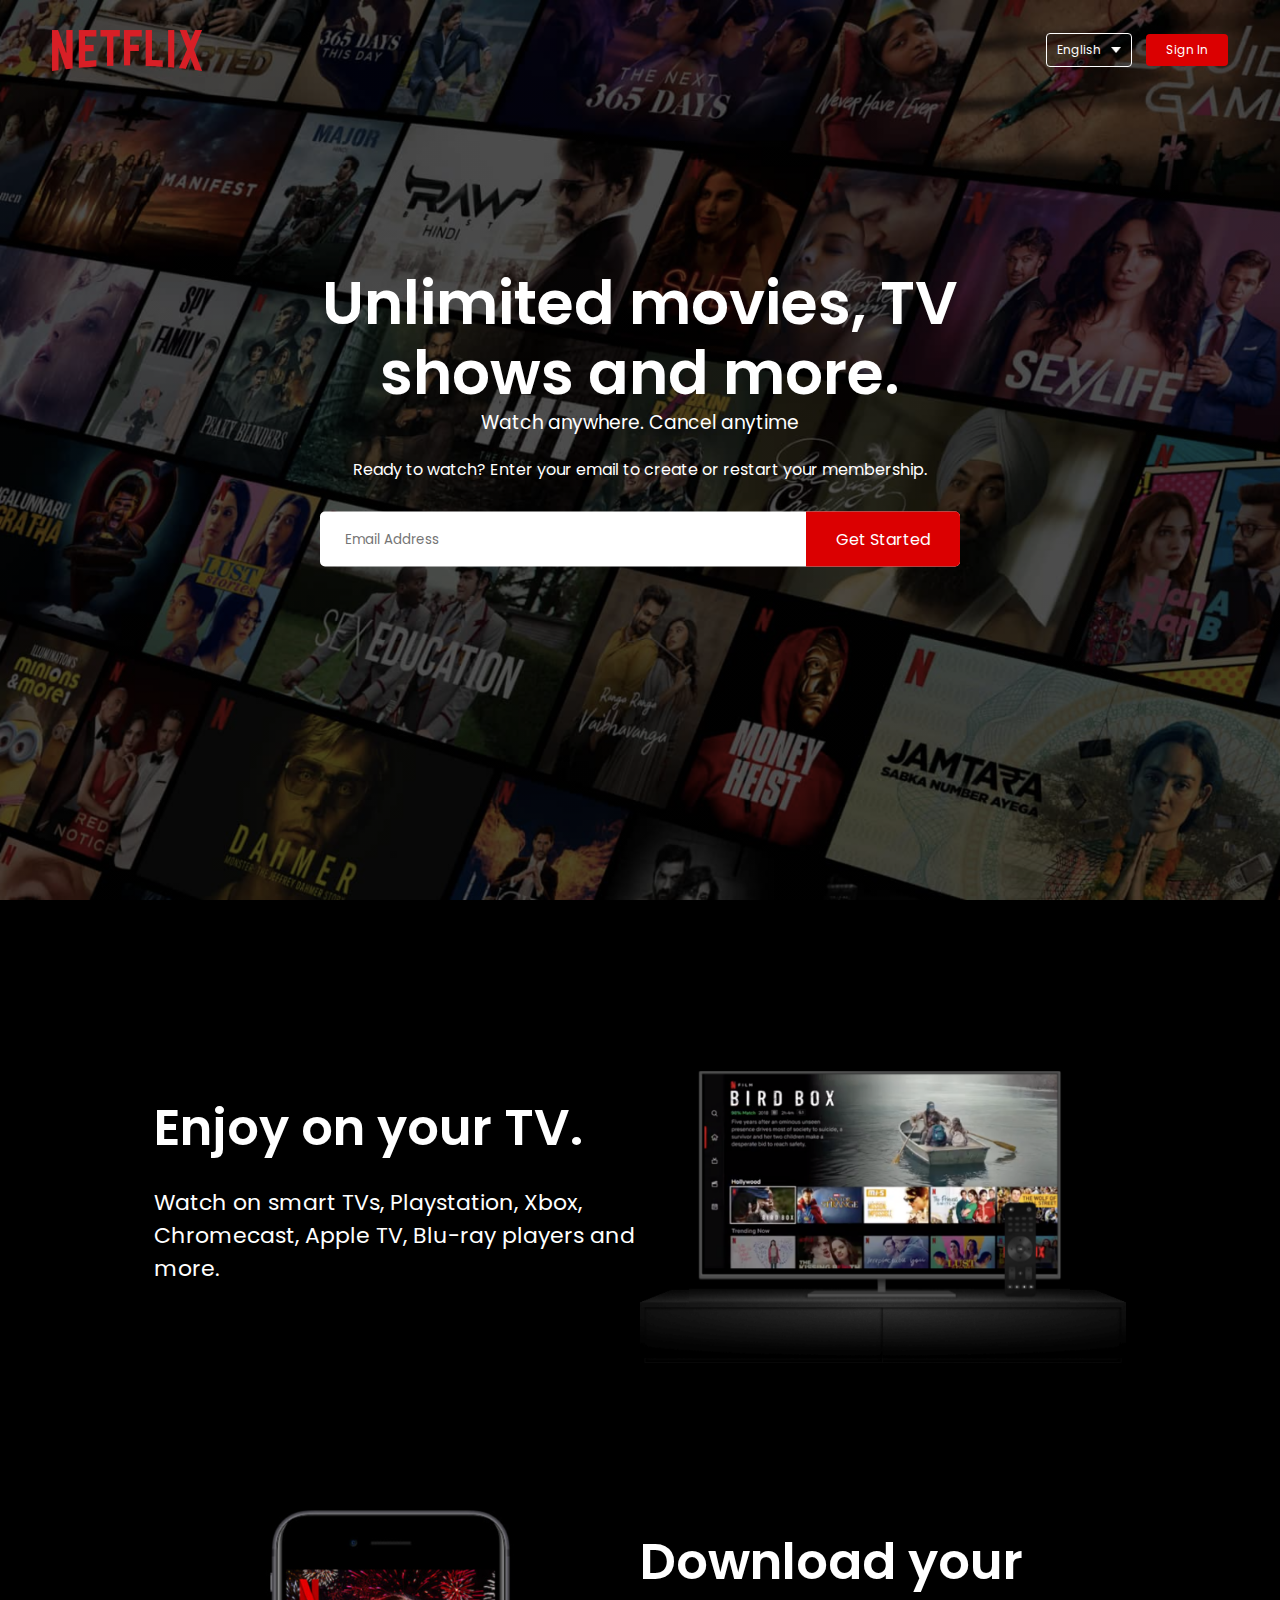
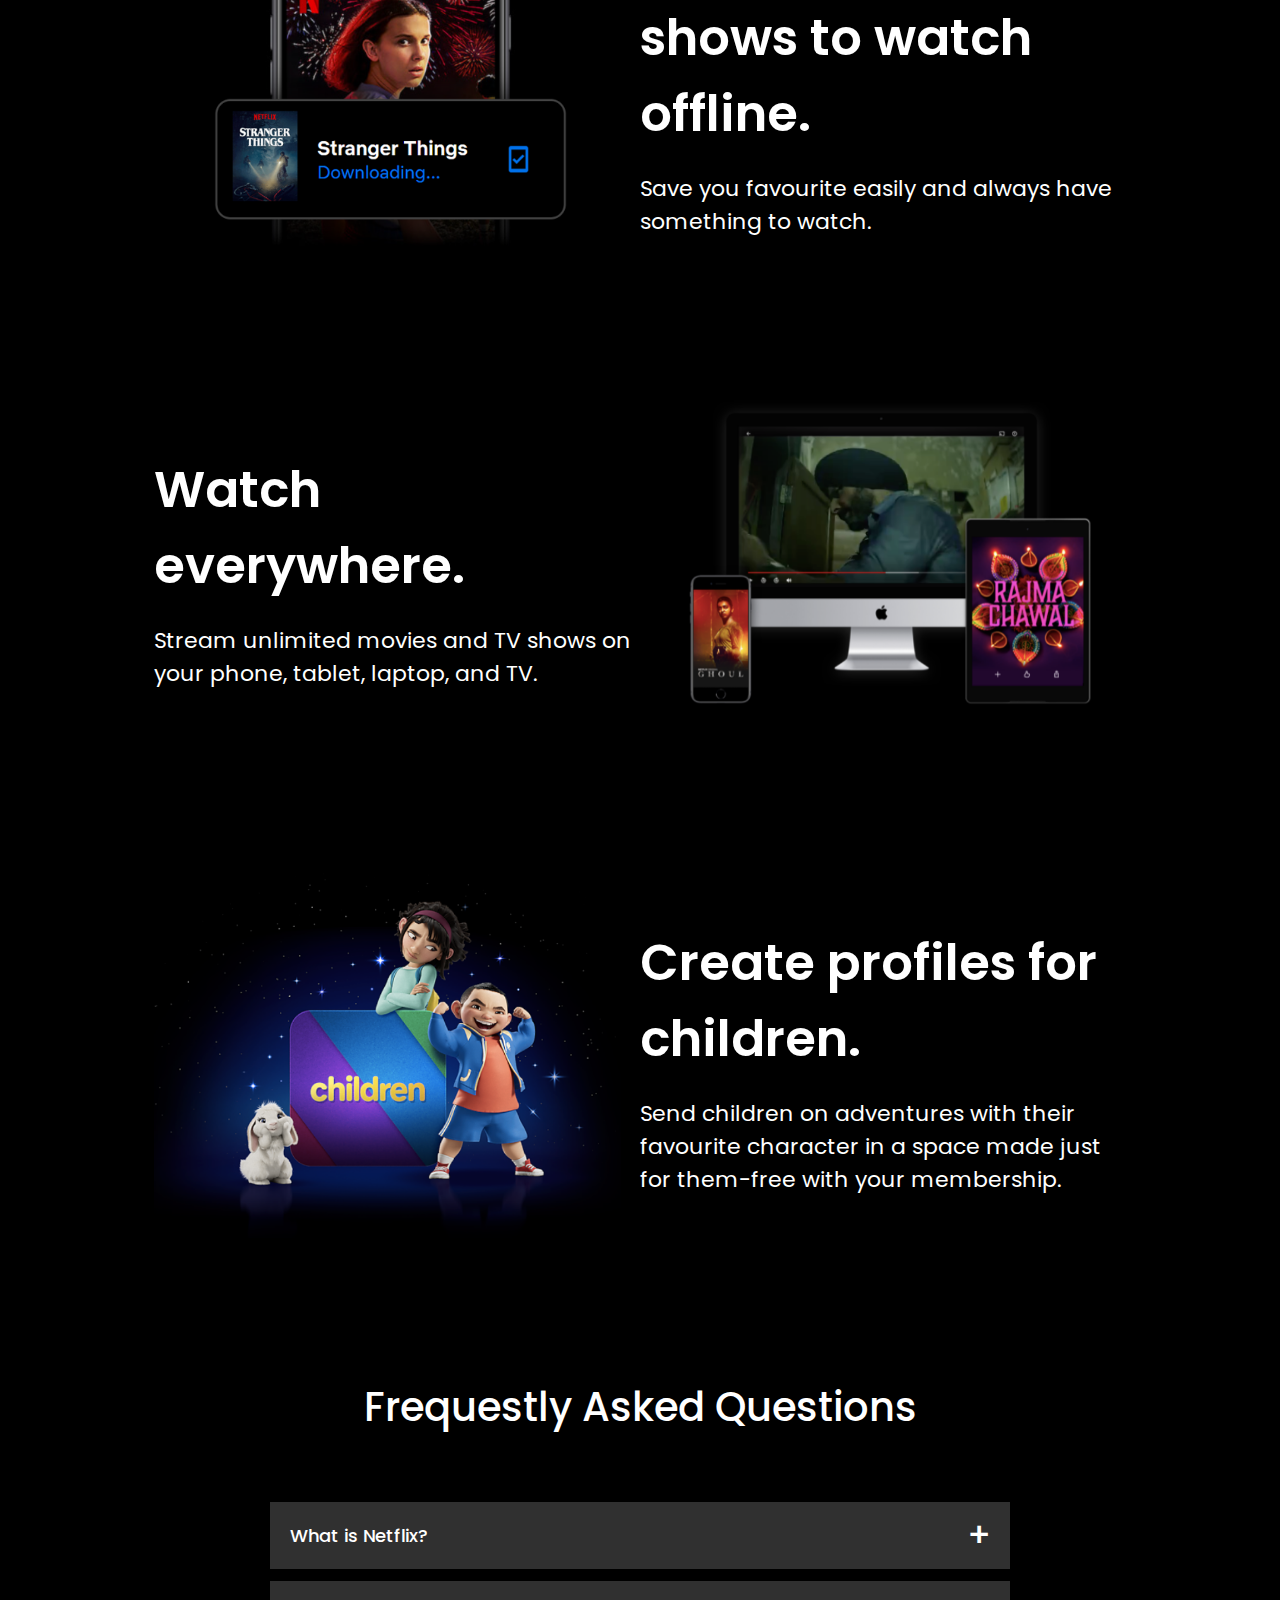
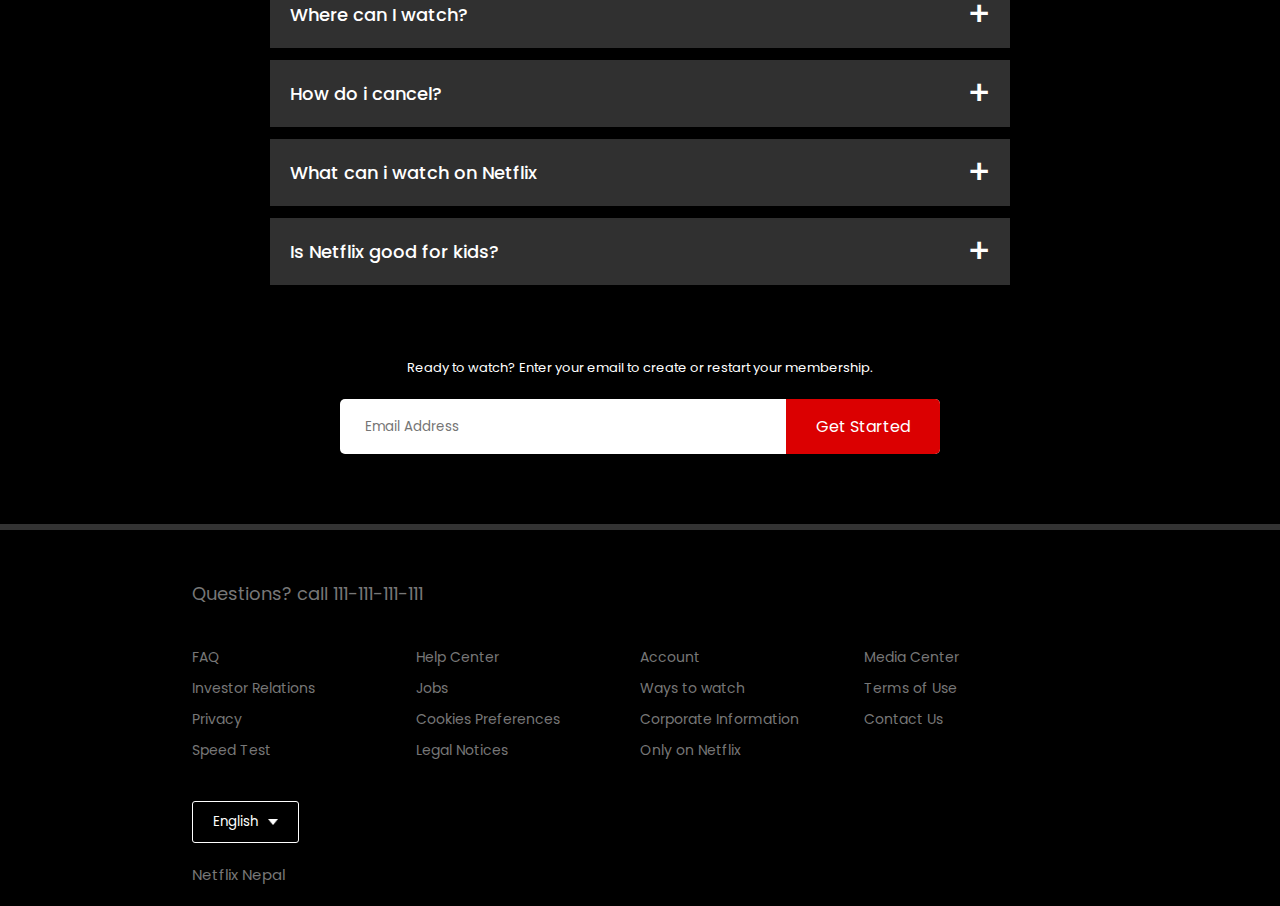
<file: index.html>
<!DOCTYPE html>
<html lang="en">
<head>
    <meta charset="UTF-8">
    <meta http-equiv="X-UA-Compatible" content="IE=edge">
    <meta name="viewport" content="width=device-width, initial-scale=1.0">
    <title>Netflix Website-Clone</title>
    <link rel="stylesheet" href="./netflix.css">
</head>
<body>
    <div class="header">
        <nav>
            <img src="images/logo.png" class="logo" alt="">
            <div>
                <button class="language-btn">English <img src="images/down-icon.png" alt=""></button>
                <button>Sign In</button>
            </div>
        </nav>
        <div class="header-content">
            <h1>Unlimited movies, TV shows and more.</h1>
            <h3>Watch anywhere. Cancel anytime</h3>
            <p>Ready to watch? Enter your email to create or restart your membership.</p>
            <form class="email-signup">
                <input type="email" placeholder="Email Address" required>
                <button type="submit">Get Started</button>
            </form>
        </div>
    </div>

    <div class="features">
        <div class="row">
            <div class="text-col">
                <h2>Enjoy on your TV.</h2>
                <p>Watch on smart TVs, Playstation, Xbox, Chromecast, Apple TV, Blu-ray players and more.</p>
            </div>
            <div class="img-col">
                <img src="images/feature-1.png" alt="">
            </div>
        </div>
        <div class="row">
            <div class="img-col">
                <img src="images/feature-2.png" alt="">
            </div>
            <div class="text-col">
                <h2>Download your shows to watch offline.</h2>
                <p>Save you favourite easily and always have something to watch.</p>
            </div>
           
        </div>
        <div class="row">
            <div class="text-col">
                <h2>Watch everywhere.</h2>
                <p>Stream unlimited movies and TV shows on your phone, tablet, laptop, and TV.</p>
            </div>
            <div class="img-col">
                <img src="images/feature-3.png" alt="">
            </div>
        </div>
        <div class="row">
            <div class="img-col">
                <img src="images/feature-4.png" alt="">
            </div>
            <div class="text-col">
                <h2>Create profiles for children.</h2>
                <p>Send children on adventures with their favourite character in a space  made just for them-free with your membership.</p>
            </div>
          
        </div>
        
    </div>

    <div class="faq">
        <h2>Frequestly Asked Questions</h2>
        <ul class="accordion">
            <li>
                <input type="radio" name="accordion" id="first">
                <label for="first">What is Netflix?</label>
                <div class="content">
                    <p>Lorem ipsum dolor sit amet consectetur adipisicing elit. Quis saepe maiores odio numquam! Porro aliquid officia, voluptate quibusdam ipsa odio, laboriosam aut autem, impedit quo alias mollitia consectetur omnis maxime. </p>
                </div>
            </li>
        <li>
            <input type="radio" name="accordion" id="third">
            <label for="third">Where can I watch?</label>
            <div class="content">
                <p>Lorem ipsum dolor sit amet consectetur adipisicing elit. Quis saepe maiores odio numquam! Porro aliquid officia, voluptate quibusdam ipsa odio, laboriosam aut autem, impedit quo alias mollitia consectetur omnis maxime. </p>
            </div>
        </li>
        <li>
            <input type="radio" name="accordion" id="fourth">
            <label for="fourth">How do i cancel?</label>
            <div class="content">
                <p>Lorem ipsum dolor sit amet consectetur adipisicing elit. Quis saepe maiores odio numquam! Porro aliquid officia, voluptate quibusdam ipsa odio, laboriosam aut autem, impedit quo alias mollitia consectetur omnis maxime. </p>
            </div>
        </li>
        <li>
            <input type="radio" name="accordion" id="fifth">
            <label for="fifth">What can i watch on Netflix</label>
            <div class="content">
                <p>Lorem ipsum dolor sit amet consectetur adipisicing elit. Quis saepe maiores odio numquam! Porro aliquid officia, voluptate quibusdam ipsa odio, laboriosam aut autem, impedit quo alias mollitia consectetur omnis maxime. </p>
            </div>
        </li>
        <li>
            <input type="radio" name="accordion" id="sixth">
            <label for="sixth">Is Netflix good for kids?</label>    
            <div class="content">
                <p>Lorem ipsum dolor sit amet consectetur adipisicing elit. Quis saepe maiores odio numquam! Porro aliquid officia, voluptate quibusdam ipsa odio, laboriosam aut autem, impedit quo alias mollitia consectetur omnis maxime. </p>
            </div>
        </li>
    </ul>
    <small>Ready to watch? Enter your email to create or restart your membership.</small>
    <form class="email-signup">
        <input type="email" placeholder="Email Address" required>
        <button type="submit">Get Started</button>
    </form>
    </div>

    <div class="footer">
        <h2>Questions? call 111-111-111-111</h2>
        <div class="row">
            <div class="col">
                <a href="#">FAQ</a>
                <a href="#">Investor Relations</a>
                <a href="#">Privacy</a>
                <a href="#">Speed Test</a>
            </div>
            <div class="col">
                <a href="#">Help Center</a>
                <a href="#">Jobs</a>
                <a href="#">Cookies Preferences</a>
                <a href="#">Legal Notices</a>
            </div>
            <div class="col">
                <a href="#">Account</a>
                <a href="#">Ways to watch</a>
                <a href="#">Corporate Information</a>
                <a href="#">Only on Netflix</a>
            </div>
            <div class="col">
                <a href="#">Media Center</a>
                <a href="#">Terms of Use</a>
                <a href="#">Contact Us</a>
            </div>
        </div>
        <button class="language-btn">English <img src="images/down-icon.png"></button>
        <p class="copyright-txt">Netflix Nepal</p>
    </div>
</body>
</html>
</file>
<file: netflix.css>
@import url('https://fonts.googleapis.com/css2?family=Inter:wght@300&family=Poppins&family=Roboto:wght@100;300;400;500;700&display=swap');  
*{
    margin: 0;
    padding: 0;
    font-family: 'Poppins', sans-serif;
    box-sizing: border-box;
}
body{
    background: #000;
    color: #fff;
}
.header{
    width: 100%;
    height: 100vh;
    background-image:linear-gradient(rgba(0,0,0,0.6),rgba(0,0,0,0.6)), url(images/header-image.png);
    background-size: cover;
    background-position: center;
    padding: 10px 8%;
    position: relative;
}
nav{
    display: flex;
    align-items: center;
    justify-content: space-between;
    padding: 20px 0;
    margin: 0px -50px;
}
.logo{
    width: 150px;
    cursor: pointer;
}
nav button{
    border: 0;
    outline: 0;
    background:#db0001;
    color: #fff;
    padding: 7px 20px;
    font-size: 12px;
    border-radius: 4px;
    margin-left: 10px;
    cursor: pointer;
}
.language-btn{
    display: inline-flex;
    align-items: center;
    background: transparent;
    border: 1px solid #fff;
    padding: 7px 10px;
}
.language-btn img{
    width: 10px;
    margin-left: 10px;
}
.header-content{
    position: absolute;
    top:2%;
    left:50%;
    transform: translate(-50%, 50%);
    text-align: center;
    margin-top: 100px;
}
.header-content h1{
    font-size:60px;
    line-height: 70px;
    font-weight: 600;
    max-width: 650px;
}
.header-content h3{
    font-weight: 400;
    margin-bottom: 20px;
}
.email-signup{
    background: #fff;
    border-radius: 5px;
    display: flex;
    align-items: center;
    margin-top: 30px;

}
.email-signup input{
    flex: 1;
    border: 0;
    outline: 0;
    margin-left: 25px;
    
}
.email-signup button{
    background: #db0001;
    border-top-right-radius: 5px;
    border-bottom-right-radius: 5px;
    border: 0;
    outline: 0;
    color: #fff;
    font-size: 16px;
    cursor: pointer;
    padding: 15px 30px;
}

/* -----------------features---------------- */
.features{
    padding: 50px 12%;
    font-size: 22px;
}
.row{
    display: flex;
    width: 100%;
    align-items: center;
    flex-wrap: wrap;
    padding: 50px 0;
}

.text-col{
    flex-basis: 50%;
    margin-bottom: 20px;
}

.img-col{
    flex-basis: 50%;
    margin-bottom: 20px;
}
.img-col img{
    display: inline-block;
    width: 100%;
    margin:auto;
}
.features h2{
    font-size: 50px;
    font-weight: 600;
    margin-bottom: 20px;
}
/* ----------------------faq----------------- */
.faq{
    padding: 10px 12%;
    text-align: center;
    font-size: 18px;

}
.faq h2{
    font-weight: 500;
    font-size: 40px;
}
.accordion{
    margin: 60px auto;
    width: 100%;
    max-width: 750px;

}
.accordion li{
    list-style: none;
    width: 100%;
    padding: 5px;
}
.accordion li label{
    display: flex;
    align-items: center;
    padding: 20px;
    font-size: 18px;
    font-weight: 500;
    background: #303030;
    margin-bottom: 2px;
    cursor: pointer;
    position:relative;
}
label::after{
    content: "+";
    font-size: 34px;
    position: absolute;
    right:20px;
    transition: transform 0.5s;
}
input[type="radio"]{
display: none;
}
.accordion .content{
    background: #303030;
    text-align: left;
    padding: 0 20px;
    max-height: 0;
    overflow: hidden;
    transition: max-height 0.5s, padding 0.5s;
}
.accordion input[type="radio"]:checked +label + .content{
    max-height: 600px;
    padding: 30px 20px; 
}
.accordion input[type="radio"]:checked +label::after{
    transform: rotate(135deg);
}
.faq .email-signup{
    max-width: 600px;
    margin: 20px auto 60px;
}
.faq small{
    font-size: 13px;
}
/* -------------------footer-------------------- */
.footer{
    padding: 50px 15% 10px;
    border-top: 6px solid #333;
    color: #777;

}
.footer h2{
    font-size: 18px;
    font-weight: 400;
    margin-bottom: 30px;
}
.footer .col{
    flex-basis: 25%;
    flex-grow: 1;
    margin-bottom: 20px;
}
.footer .col a{
    display: block;
    text-decoration: none;
    color: #777;
    font-size: 14px;
    margin-bottom: 10px;
}
.footer .row{
    align-items: flex-start;
    padding: 10px 0;
}
.footer .language-btn{
    color: #fff;
    padding: 10px 20px;
    border-radius: 3px;

}
.copyright-txt{
    font-size: 15px;
    margin-top: 20px;
    margin-bottom: 10px;
}
/* ---------------------media-queries-for-small-screen------------ */
@media only screen and (max-width:600px){
    .logo{
        width:100px;
    }
    nav button{
        padding: 5px 10px;
    }
    nav .language-btn{
        padding: 4px 8px;
    }
    .header-content{
        position: unset;
        transform:none;
        padding-top: 150px;
    }
    .header-content h1{
        font-size: 30px;
    }
    .email-signup button{
        font-size: 12px;
        padding: 10px 15px;
    }
    .text-col, .img-col{
        flex-basis: 100%;
    }
    .features h2{
        font-size: 30px;
    }
    .features p{
        font-size: 15px;
    }
    .row:nth-child(2),.row:nth-child(4){
        flex-direction: column-reverse;
    }
    .features .row{
        padding: 10px 0;
    }
    .faq h2{
        font-size: 20px;
    }
    .accordion .content{
        font-size: 14px;
    }
    .accordion li label{
        padding: 10px;
        font-size: 14px;
    }
    label::after{
        font-size: 22px;
    }
}
</file>
